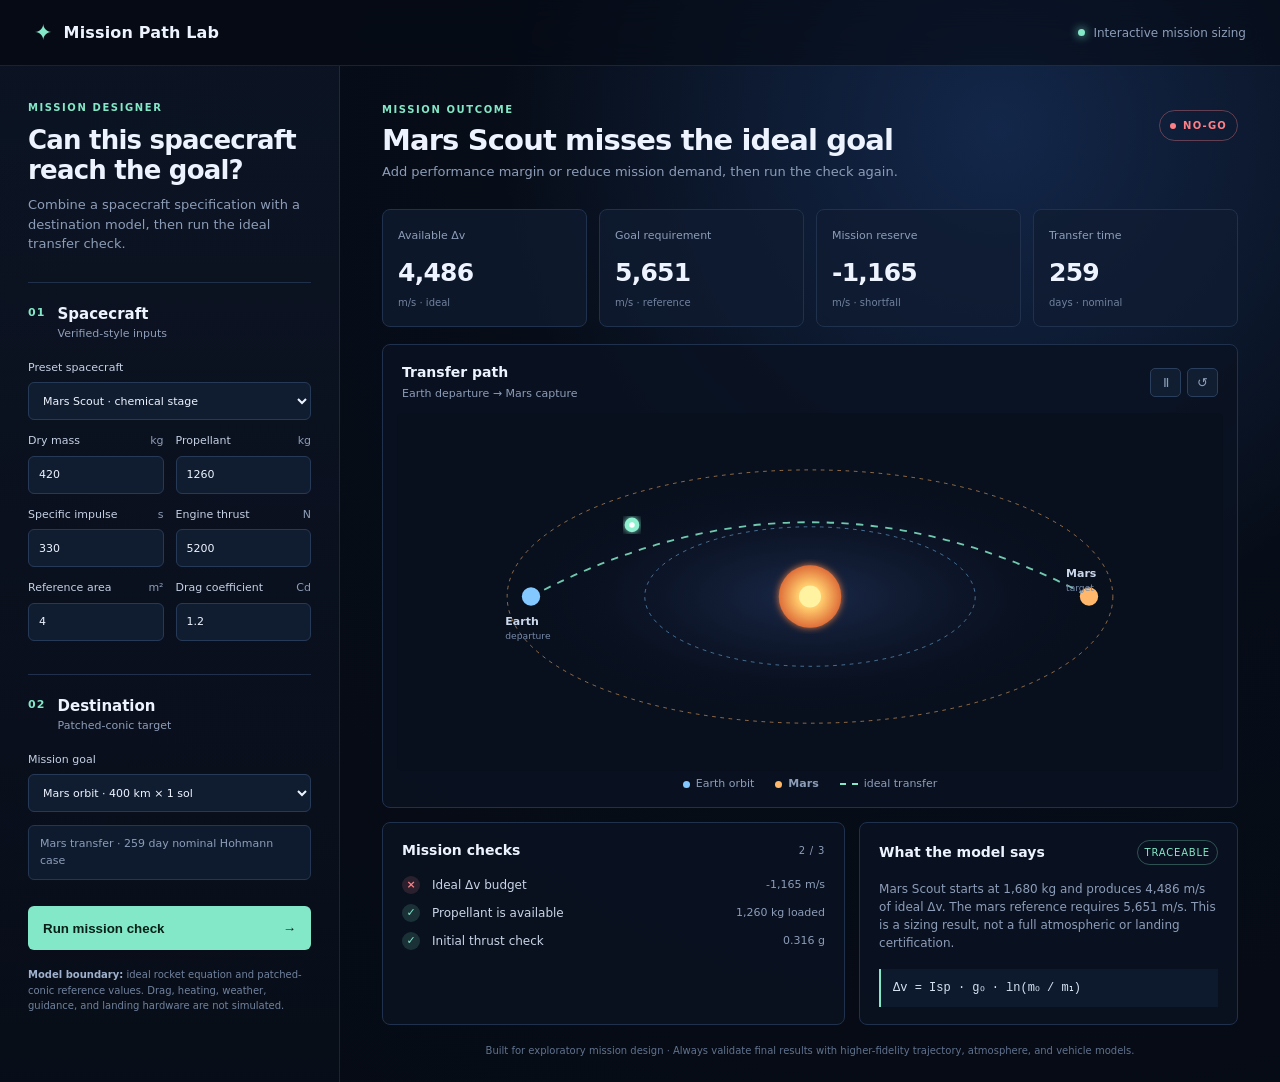
<file: index.html>
<!doctype html>
<html lang="en">
<head>
  <meta charset="utf-8">
  <meta name="viewport" content="width=device-width, initial-scale=1">
  <title>Mission Path Lab</title>
  <link rel="stylesheet" href="styles.css">
</head>
<body>
  <div class="app-shell">
    <header class="topbar">
      <div class="brand"><span class="brand-mark">✦</span><span>Mission Path Lab</span></div>
      <div class="topbar-meta"><span class="live-dot"></span> Interactive mission sizing</div>
    </header>

    <main class="layout">
      <aside class="control-panel" aria-label="Mission inputs">
        <div class="eyebrow">MISSION DESIGNER</div>
        <h1>Can this spacecraft reach the goal?</h1>
        <p class="intro">Combine a spacecraft specification with a destination model, then run the ideal transfer check.</p>

        <section class="input-section">
          <div class="section-heading"><span class="step-number">01</span><div><h2>Spacecraft</h2><p>Verified-style inputs</p></div></div>
          <label>Preset spacecraft<select id="craftPreset" class="select-control"><option value="custom">Custom spacecraft</option><option value="marsScout" selected>Mars Scout · chemical stage</option><option value="next">NEXT · electric propulsion</option><option value="nstar">NSTAR · electric propulsion</option><option value="bpt">BPT-4000 · Hall thruster</option></select></label>
          <div class="field-grid">
            <label>Dry mass <span>kg</span><input id="dryMass" type="number" min="1" step="1" value="420"></label>
            <label>Propellant <span>kg</span><input id="propMass" type="number" min="0" step="1" value="1260"></label>
            <label>Specific impulse <span>s</span><input id="isp" type="number" min="1" step="1" value="330"></label>
            <label>Engine thrust <span>N</span><input id="thrust" type="number" min="0" step="0.001" value="5200"></label>
          </div>
          <div class="field-grid secondary-fields">
            <label>Reference area <span>m²</span><input id="area" type="number" min="0" step="0.1" value="4"></label>
            <label>Drag coefficient <span>Cd</span><input id="cd" type="number" min="0" step="0.01" value="1.2"></label>
          </div>
        </section>

        <section class="input-section">
          <div class="section-heading"><span class="step-number">02</span><div><h2>Destination</h2><p>Patched-conic target</p></div></div>
          <label>Mission goal<select id="destination" class="select-control"><option value="leo">Earth orbit · 400 km</option><option value="moon">Moon orbit · 100 km</option><option value="mars" selected>Mars orbit · 400 km × 1 sol</option><option value="marsLanding">Mars surface · entry estimate</option></select></label>
          <div class="destination-note" id="destinationNote">Mars transfer · 259 day nominal Hohmann case</div>
        </section>

        <button id="runBtn" class="run-button" type="button"><span>Run mission check</span><span>→</span></button>
        <p class="model-note"><strong>Model boundary:</strong> ideal rocket equation and patched-conic reference values. Drag, heating, weather, guidance, and landing hardware are not simulated.</p>
      </aside>

      <section class="workspace" aria-label="Mission result">
        <div class="workspace-head"><div><div class="eyebrow">MISSION OUTCOME</div><h2 id="resultTitle">Mars Scout is ready for review</h2><p id="resultSubtitle">Tune the inputs, then run the mission check to validate the transfer budget.</p></div><div class="status-pill" id="statusPill"><span></span><b>READY</b></div></div>

        <div class="metrics-grid">
          <article class="metric-card"><span>Available Δv</span><strong id="availableDv">4,936</strong><em>m/s · ideal</em></article>
          <article class="metric-card"><span>Goal requirement</span><strong id="requiredDv">5,651</strong><em>m/s · reference</em></article>
          <article class="metric-card"><span>Mission reserve</span><strong id="reserveDv">−715</strong><em id="reserveLabel">m/s · shortfall</em></article>
          <article class="metric-card"><span>Transfer time</span><strong id="transferTime">259</strong><em id="transferUnit">days · nominal</em></article>
        </div>

        <section class="visual-card">
          <div class="visual-head"><div><h3>Transfer path</h3><p id="pathCaption">Earth departure → Mars capture</p></div><div class="animation-controls"><button class="icon-button" id="pauseBtn" type="button" aria-label="Pause animation">Ⅱ</button><button class="icon-button" id="resetBtn" type="button" aria-label="Reset animation">↺</button></div></div>
          <div class="orbit-stage"><svg id="orbitSvg" viewBox="0 0 900 390" role="img" aria-labelledby="orbitTitle orbitDesc"><title id="orbitTitle">Animated interplanetary transfer path</title><desc id="orbitDesc">A spacecraft travels from the blue origin orbit to the selected destination orbit.</desc><defs><radialGradient id="spaceGlow"><stop offset="0" stop-color="#3d5a9d" stop-opacity=".35"/><stop offset="1" stop-color="#08101f" stop-opacity="0"/></radialGradient><radialGradient id="sunGradient"><stop offset="0" stop-color="#fff5b2"/><stop offset=".4" stop-color="#ffc96b"/><stop offset="1" stop-color="#de6e39"/></radialGradient><filter id="glow"><feGaussianBlur stdDeviation="4" result="b"/><feMerge><feMergeNode in="b"/><feMergeNode in="SourceGraphic"/></feMerge></filter></defs><rect width="900" height="390" fill="#080f1d"/><ellipse cx="450" cy="200" rx="330" ry="138" fill="url(#spaceGlow)"/><g id="orbitRings"></g><path id="transferArc" class="transfer-arc" d="M 146 200 Q 450 38 754 200"/><circle cx="450" cy="200" r="34" fill="url(#sunGradient)" filter="url(#glow)"/><circle cx="450" cy="200" r="12" fill="#fff2a1"/><g id="bodies"></g><g id="craftMarker"><circle r="8" fill="#8ff0d0" filter="url(#glow)"/><circle r="3" fill="#fff"/></g></svg><div class="stage-legend"><span><i class="legend-dot origin"></i> Earth orbit</span><span><i class="legend-dot destination"></i><b id="legendDestination">Mars</b></span><span><i class="legend-line"></i> ideal transfer</span></div></div>
        </section>

        <section class="analysis-grid">
          <article class="analysis-card"><div class="card-title"><h3>Mission checks</h3><span id="checkCount">2 / 3</span></div><div class="check-list" id="checkList"></div></article>
          <article class="analysis-card"><div class="card-title"><h3>What the model says</h3><span class="badge">TRACEABLE</span></div><p id="modelSummary">This run uses the ideal rocket equation with your spacecraft masses and specific impulse. The transfer target comes from a patched-conic reference case.</p><div class="formula">Δv = Isp · g₀ · ln(m₀ / m₁)</div></article>
        </section>
        <footer class="footer-note">Built for exploratory mission design · Always validate final results with higher-fidelity trajectory, atmosphere, and vehicle models.</footer>
      </section>
    </main>
  </div>
  <script src="app.js"></script>
</body>
</html>
</file>
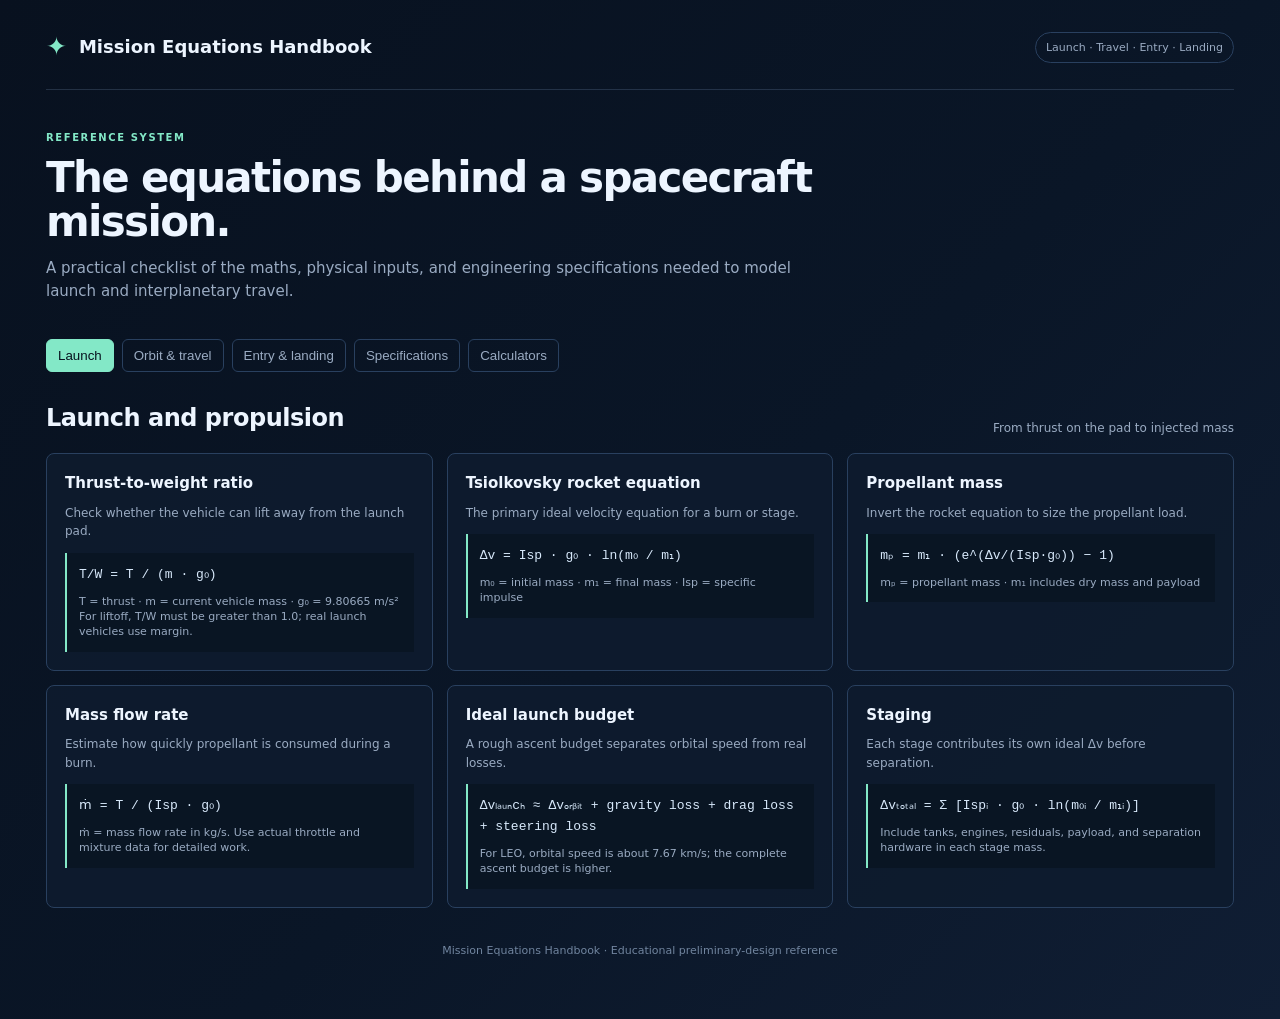
<file: mission-equations.html>
<!doctype html>
<html lang="en">
<head>
  <meta charset="utf-8">
  <meta name="viewport" content="width=device-width, initial-scale=1">
  <title>Mission Equations Handbook</title>
  <style>
    :root{--bg:#08111f;--panel:#0e1b2e;--panel2:#12243b;--line:#29405f;--text:#edf5ff;--muted:#9aabc2;--cyan:#83c9ff;--mint:#83e8c7;--orange:#ffb86b;--red:#ff8d98;--yellow:#ffe18a}*{box-sizing:border-box}body{margin:0;background:linear-gradient(135deg,#08111f,#0a1627 55%,#101e34);color:var(--text);font:14px/1.55 Inter,system-ui,sans-serif}.wrap{max-width:1240px;margin:auto;padding:28px 26px 60px}.top{display:flex;justify-content:space-between;align-items:center;gap:20px;border-bottom:1px solid rgba(154,190,231,.18);padding-bottom:22px}.brand{display:flex;align-items:center;gap:12px;font-weight:700;font-size:18px}.brand b{color:var(--mint);font-size:25px}.tag{font-size:11px;color:var(--muted);border:1px solid var(--line);border-radius:99px;padding:6px 10px}.hero{padding:40px 0 28px;max-width:780px}.eyebrow{color:var(--mint);letter-spacing:.16em;font-size:10px;font-weight:700}.hero h1{font-size:42px;line-height:1.04;letter-spacing:-.04em;margin:11px 0 13px}.hero p{color:var(--muted);font-size:15px;margin:0}.nav{display:flex;gap:8px;flex-wrap:wrap;margin:8px 0 28px}.nav button{background:transparent;color:var(--muted);border:1px solid var(--line);border-radius:6px;padding:8px 11px;cursor:pointer}.nav button.active,.nav button:hover{color:#07131f;background:var(--mint);border-color:var(--mint)}.section{display:none}.section.active{display:block}.section-title{display:flex;justify-content:space-between;gap:15px;align-items:end;margin:0 0 16px}.section h2{font-size:24px;letter-spacing:-.02em;margin:0}.section-title p{color:var(--muted);font-size:12px;margin:0}.grid{display:grid;grid-template-columns:repeat(3,1fr);gap:14px}.card{background:rgba(14,27,46,.9);border:1px solid var(--line);border-radius:8px;padding:18px}.card h3{font-size:15px;margin:0 0 8px}.card p{color:var(--muted);font-size:12px;margin:0 0 12px}.formula{background:#091523;border-left:2px solid var(--mint);padding:12px;font:13px/1.6 ui-monospace,Consolas,monospace;color:#d8e9fb;overflow:auto}.formula small{display:block;color:var(--muted);font:11px/1.4 Inter,system-ui,sans-serif;margin-top:8px}.spec-table{width:100%;border-collapse:collapse;font-size:12px}.spec-table th,.spec-table td{text-align:left;padding:10px;border-bottom:1px solid rgba(154,190,231,.12);vertical-align:top}.spec-table th{color:var(--muted);font-weight:500}.spec-table td:first-child{color:var(--cyan);font-weight:600}.calculator{display:grid;grid-template-columns:1fr 1fr;gap:16px}.field{margin-bottom:12px}.field label{display:flex;justify-content:space-between;color:#c9d8eb;font-size:11px}.field label span{color:var(--muted)}input,select{width:100%;height:38px;margin-top:5px;background:#102139;border:1px solid #345171;border-radius:5px;color:var(--text);padding:0 10px;font:inherit}.result{background:#0a1728;border:1px solid #31516e;border-radius:7px;padding:15px}.result strong{display:block;font-size:29px;color:var(--mint);margin:5px 0}.result span{color:var(--muted);font-size:11px}.checklist{display:grid;grid-template-columns:repeat(2,1fr);gap:10px;margin-top:16px}.check{border:1px solid var(--line);border-radius:6px;padding:12px;background:rgba(12,25,43,.7)}.check b{display:block;color:var(--orange);font-size:12px;margin-bottom:3px}.check span{color:var(--muted);font-size:11px}.note{color:var(--muted);font-size:11px;border-left:2px solid var(--orange);padding-left:10px;margin-top:17px}.footer{color:#71859f;font-size:11px;text-align:center;margin-top:34px}@media(max-width:850px){.grid,.calculator{grid-template-columns:1fr 1fr}}@media(max-width:600px){.wrap{padding:20px 15px 45px}.top{align-items:flex-start;flex-direction:column}.hero h1{font-size:34px}.grid,.calculator,.checklist{grid-template-columns:1fr}.section-title{display:block}.section-title p{margin-top:5px}}
  </style>
</head>
<body>
<div class="wrap">
  <header class="top"><div class="brand"><b>✦</b> Mission Equations Handbook</div><div class="tag">Launch · Travel · Entry · Landing</div></header>
  <section class="hero"><div class="eyebrow">REFERENCE SYSTEM</div><h1>The equations behind a spacecraft mission.</h1><p>A practical checklist of the maths, physical inputs, and engineering specifications needed to model launch and interplanetary travel.</p></section>
  <nav class="nav" aria-label="Handbook sections"><button class="active" data-tab="launch">Launch</button><button data-tab="orbit">Orbit & travel</button><button data-tab="atmosphere">Entry & landing</button><button data-tab="specs">Specifications</button><button data-tab="calculators">Calculators</button></nav>

  <main>
    <section id="launch" class="section active"><div class="section-title"><h2>Launch and propulsion</h2><p>From thrust on the pad to injected mass</p></div><div class="grid">
      <article class="card"><h3>Thrust-to-weight ratio</h3><p>Check whether the vehicle can lift away from the launch pad.</p><div class="formula">T/W = T / (m · g₀)<small>T = thrust · m = current vehicle mass · g₀ = 9.80665 m/s²<br>For liftoff, T/W must be greater than 1.0; real launch vehicles use margin.</small></div></article>
      <article class="card"><h3>Tsiolkovsky rocket equation</h3><p>The primary ideal velocity equation for a burn or stage.</p><div class="formula">Δv = Isp · g₀ · ln(m₀ / m₁)<small>m₀ = initial mass · m₁ = final mass · Isp = specific impulse</small></div></article>
      <article class="card"><h3>Propellant mass</h3><p>Invert the rocket equation to size the propellant load.</p><div class="formula">mₚ = m₁ · (e^(Δv/(Isp·g₀)) − 1)<small>mₚ = propellant mass · m₁ includes dry mass and payload</small></div></article>
      <article class="card"><h3>Mass flow rate</h3><p>Estimate how quickly propellant is consumed during a burn.</p><div class="formula">ṁ = T / (Isp · g₀)<small>ṁ = mass flow rate in kg/s. Use actual throttle and mixture data for detailed work.</small></div></article>
      <article class="card"><h3>Ideal launch budget</h3><p>A rough ascent budget separates orbital speed from real losses.</p><div class="formula">Δvₗₐᵤₙcₕ ≈ Δvₒᵣᵦᵢₜ + gravity loss + drag loss + steering loss<small>For LEO, orbital speed is about 7.67 km/s; the complete ascent budget is higher.</small></div></article>
      <article class="card"><h3>Staging</h3><p>Each stage contributes its own ideal Δv before separation.</p><div class="formula">Δvₜₒₜₐₗ = Σ [Ispᵢ · g₀ · ln(m₀ᵢ / m₁ᵢ)]<small>Include tanks, engines, residuals, payload, and separation hardware in each stage mass.</small></div></article>
    </div></section>

    <section id="orbit" class="section"><div class="section-title"><h2>Orbit and interplanetary travel</h2><p>Reference equations for transfer design</p></div><div class="grid">
      <article class="card"><h3>Circular orbital velocity</h3><div class="formula">v꜀ = √(μ / r)<small>μ = GM of the central body · r = distance from its centre</small></div></article>
      <article class="card"><h3>Escape velocity</h3><div class="formula">vₑₛ꜀ = √(2μ / r)<small>For a body with atmosphere, this is not the same as a practical ascent requirement.</small></div></article>
      <article class="card"><h3>Vis-viva equation</h3><div class="formula">v² = μ · (2/r − 1/a)<small>a = semi-major axis of the spacecraft orbit</small></div></article>
      <article class="card"><h3>Hohmann transfer</h3><div class="formula">aₜ = (r₁+r₂)/2<br>Δv₁ = √(μ/r₁) · (√(2r₂/(r₁+r₂)) − 1)<br>Δv₂ = √(μ/r₂) · (1 − √(2r₁/(r₁+r₂)))<small>Assumes circular, coplanar orbits and impulsive burns.</small></div></article>
      <article class="card"><h3>Transfer time</h3><div class="formula">t = π · √(aₜ³ / μ)<small>For a half-ellipse Hohmann transfer. Real missions may use higher-energy, lower-energy, or gravity-assist trajectories.</small></div></article>
      <article class="card"><h3>Hyperbolic excess and C3</h3><div class="formula">v∞ = √(v² − vₑₛ꜀²)<br>C3 = v∞²<small>C3 is the characteristic energy used to describe departure from a planetary sphere of influence.</small></div></article>
      <article class="card"><h3>Plane change</h3><div class="formula">Δv = 2v · sin(Δi / 2)<small>Perform plane changes where orbital velocity is low whenever possible.</small></div></article>
      <article class="card"><h3>Patched-conic approximation</h3><div class="formula">Δvₜₒₜₐₗ ≈ departure + heliocentric transfer + arrival/capture<small>Useful for preliminary design; replace with ephemerides and numerical propagation for final analysis.</small></div></article>
      <article class="card"><h3>Communication delay</h3><div class="formula">tₗᵢₙₖ = d / c<small>d = spacecraft distance · c = 299,792,458 m/s. Mars one-way delay varies with planetary geometry.</small></div></article>
    </div></section>

    <section id="atmosphere" class="section"><div class="section-title"><h2>Atmospheric entry and landing</h2><p>Use these with a real atmosphere and aerodynamic model</p></div><div class="grid">
      <article class="card"><h3>Exponential density model</h3><div class="formula">ρ(h) = ρ₀ · e^(−h/H)<small>ρ₀ = reference density · H = scale height · h = altitude. This is a rough model, not a weather forecast.</small></div></article>
      <article class="card"><h3>Atmospheric drag</h3><div class="formula">D = ½ · ρ · v² · Cᴅ · A<small>Cd = drag coefficient · A = reference area · v must be relative to the atmosphere.</small></div></article>
      <article class="card"><h3>Ballistic coefficient</h3><div class="formula">β = m / (Cᴅ · A)<small>High β vehicles decelerate deeper in an atmosphere; low β vehicles experience more gradual deceleration.</small></div></article>
      <article class="card"><h3>Dynamic pressure</h3><div class="formula">q = ½ · ρ · v²<small>Peak dynamic pressure, or Max Q, is a major structural and aerodynamic design constraint.</small></div></article>
      <article class="card"><h3>Lift and lift-to-drag ratio</h3><div class="formula">L = ½ · ρ · v² · Cᴸ · A<br>L/D = Cᴸ / Cᴅ<small>Bank angle, attitude, and changing coefficients determine how much the vehicle can steer.</small></div></article>
      <article class="card"><h3>Powered descent</h3><div class="formula">T − mg − D = m · a<small>For landing, add engine throttle limits, propellant reserves, terrain height, guidance, and touchdown velocity constraints.</small></div></article>
    </div><p class="note">Mars-specific minimum inputs: pressure and density versus altitude, seasonal temperature, winds, vehicle area, Cd/Cl tables, heat-shield limits, parachute data, engine thrust curve, landing-site elevation, and terrain slope.</p></section>

    <section id="specs" class="section"><div class="section-title"><h2>Required specifications</h2><p>Minimum data needed to turn equations into a simulation</p></div><div class="card"><table class="spec-table"><thead><tr><th>System</th><th>Required specification</th><th>Why it matters</th></tr></thead><tbody>
      <tr><td>Spacecraft mass</td><td>Dry mass, payload mass, propellant mass, residuals, stage masses</td><td>Determines mass ratio, Δv, acceleration, and propellant reserve.</td></tr>
      <tr><td>Propulsion</td><td>Thrust, vacuum/sea-level Isp, throttle range, burn time, mixture ratio, mass flow</td><td>Determines Δv, burn duration, acceleration, and staging.</td></tr>
      <tr><td>Geometry</td><td>Reference area, Cd, Cl, dimensions, attitude limits, heat-shield area</td><td>Needed for drag, lift, heating, and entry dynamics.</td></tr>
      <tr><td>Launch vehicle</td><td>Stage inert mass, propellant capacity, thrust curve, Isp curve, fairing volume, payload limit</td><td>Determines whether the spacecraft can reach the required injection orbit.</td></tr>
      <tr><td>Destination</td><td>GM, radius, atmosphere, rotation, orbital elements, target orbit or landing altitude</td><td>Defines transfer energy, capture, entry, and surface conditions.</td></tr>
      <tr><td>Trajectory</td><td>Epoch, state vector or orbital elements, launch azimuth, burn timing, guidance model</td><td>Turns a reference path into a time-dependent trajectory.</td></tr>
      <tr><td>Communications</td><td>Frequency, transmit power, antenna gain, ground G/T, coding, link margin</td><td>Determines whether the spacecraft can return data at the destination.</td></tr>
      <tr><td>Landing</td><td>Parachute size, heat shield, lift-to-drag, powered-descent thrust, terrain, touchdown limits</td><td>Needed to decide whether “reaching Mars” also means landing safely.</td></tr>
    </tbody></table></div><div class="checklist"><div class="check"><b>Verified inputs</b><span>Use JPL/NASA/NIST or another cited authoritative source.</span></div><div class="check"><b>Derived values</b><span>Label calculations separately from measured or published values.</span></div><div class="check"><b>Uncertainty</b><span>Carry tolerances for mass, Isp, atmosphere, and navigation.</span></div><div class="check"><b>Validation</b><span>Compare against a known mission or independent tool.</span></div></div></section>

    <section id="calculators" class="section"><div class="section-title"><h2>Quick calculators</h2><p>Small checks for early design iterations</p></div><div class="calculator"><article class="card"><h3>Rocket equation</h3><div class="field"><label>Dry + payload mass <span>kg</span></label><input id="massFinal" type="number" value="420" min="1"></div><div class="field"><label>Propellant mass <span>kg</span></label><input id="massProp" type="number" value="1260" min="0"></div><div class="field"><label>Specific impulse <span>s</span></label><input id="massIsp" type="number" value="330" min="1"></div><div class="result"><span>Ideal available Δv</span><strong id="dvResult">4,936 m/s</strong><span id="ratioResult">Mass ratio 4.00</span></div></article><article class="card"><h3>Hohmann transfer</h3><div class="field"><label>Central body μ <span>km³/s²</span></label><input id="mu" type="number" value="398600.4418"></div><div class="field"><label>Initial radius <span>km</span></label><input id="r1" type="number" value="6778.137"></div><div class="field"><label>Final radius <span>km</span></label><input id="r2" type="number" value="42164"></div><div class="result"><span>Transfer Δv / time</span><strong id="hohmannResult">3.86 km/s</strong><span id="timeResult">5.29 hours</span></div></article></div><p class="note">These calculators assume ideal, circular, coplanar, impulsive transfers. Add gravity, drag, steering, navigation, and reserve margins for engineering design.</p></section>
  </main>
  <footer class="footer">Mission Equations Handbook · Educational preliminary-design reference</footer>
</div>
<script>
const tabs=[...document.querySelectorAll('.nav button')],sections=[...document.querySelectorAll('.section')];tabs.forEach(btn=>btn.addEventListener('click',()=>{tabs.forEach(x=>x.classList.toggle('active',x===btn));sections.forEach(x=>x.classList.toggle('active',x.id===btn.dataset.tab))}));
const $=id=>document.getElementById(id),g0=9.80665;function n(id){return Number($(id).value)||0}function calcRocket(){const dry=n('massFinal'),p=n('massProp'),isp=n('massIsp'),ratio=(dry+p)/dry,dv=isp*g0*Math.log(ratio);$('dvResult').textContent=`${Math.round(dv).toLocaleString()} m/s`;$('ratioResult').textContent=`Mass ratio ${ratio.toFixed(2)}`}function calcHohmann(){const mu=n('mu'),r1=n('r1'),r2=n('r2'),a=(r1+r2)/2,v1=Math.sqrt(mu/r1),v2=Math.sqrt(mu/r2),dv1=v1*(Math.sqrt(2*r2/(r1+r2))-1),dv2=v2*(1-Math.sqrt(2*r1/(r1+r2))),time=Math.PI*Math.sqrt(a**3/mu);$('hohmannResult').textContent=`${(dv1+dv2).toFixed(2)} km/s`;$('timeResult').textContent=`${(time/3600).toFixed(2)} hours`}['massFinal','massProp','massIsp'].forEach(id=>$(id).addEventListener('input',calcRocket));['mu','r1','r2'].forEach(id=>$(id).addEventListener('input',calcHohmann));calcRocket();calcHohmann();
</script>
</body>
</html>
</file>
<file: styles.css>
:root{--bg:#070d18;--panel:#0c1424;--panel-2:#111c30;--line:#20304a;--text:#eef4ff;--muted:#8d9db8;--mint:#83e8c7;--cyan:#83c9ff;--orange:#ffb86b;--red:#ff7f87;--yellow:#ffe18a}*{box-sizing:border-box}body{margin:0;background:radial-gradient(circle at 78% 12%,#13274a 0,#070d18 36%,#050a13 100%);color:var(--text);font:14px/1.5 Inter,ui-sans-serif,system-ui,-apple-system,BlinkMacSystemFont,"Segoe UI",sans-serif;min-height:100vh}.app-shell{min-height:100vh}.topbar{height:66px;border-bottom:1px solid rgba(143,174,216,.15);display:flex;align-items:center;justify-content:space-between;padding:0 34px;background:rgba(5,11,21,.6);backdrop-filter:blur(14px)}.brand{font-weight:600;letter-spacing:.01em;display:flex;align-items:center;gap:11px;font-size:16px}.brand-mark{color:var(--mint);font-size:22px}.topbar-meta{color:var(--muted);font-size:12px;display:flex;align-items:center;gap:8px}.live-dot{width:7px;height:7px;border-radius:50%;background:var(--mint);box-shadow:0 0 10px var(--mint)}.layout{display:grid;grid-template-columns:340px minmax(0,1fr);min-height:calc(100vh - 66px)}.control-panel{padding:34px 28px;border-right:1px solid rgba(143,174,216,.14);background:linear-gradient(180deg,rgba(12,20,36,.92),rgba(8,14,25,.84))}.eyebrow{font-size:10px;letter-spacing:.16em;color:var(--mint);font-weight:700}.control-panel h1{font-size:26px;line-height:1.14;letter-spacing:-.03em;margin:11px 0 10px}.intro{color:var(--muted);font-size:13px;margin:0 0 28px}.input-section{border-top:1px solid var(--line);padding-top:20px;margin-top:20px}.section-heading{display:flex;gap:12px;align-items:flex-start;margin-bottom:17px}.step-number{color:var(--mint);font-size:11px;font-weight:700;letter-spacing:.1em;padding-top:2px}.section-heading h2{font-size:15px;margin:0 0 1px}.section-heading p{margin:0;color:var(--muted);font-size:11px}.control-panel label{display:block;color:#c4d0e4;font-size:11px;margin-bottom:13px}.control-panel label>span{color:var(--muted);float:right}.field-grid{display:grid;grid-template-columns:1fr 1fr;gap:0 12px}.select-control,.control-panel input{display:block;width:100%;height:38px;margin-top:6px;padding:0 10px;border:1px solid #263a58;border-radius:6px;background:#101d31;color:var(--text);font:inherit;outline:none}.select-control:focus,.control-panel input:focus{border-color:var(--mint);box-shadow:0 0 0 2px rgba(131,232,199,.14)}.destination-note{border:1px solid #243651;background:#0e1b2f;padding:10px 11px;border-radius:6px;color:var(--muted);font-size:11px}.run-button{width:100%;height:44px;margin-top:26px;border:0;border-radius:6px;background:var(--mint);color:#062018;font-weight:700;display:flex;align-items:center;justify-content:space-between;padding:0 15px;cursor:pointer;transition:transform .15s,filter .15s}.run-button:hover{filter:brightness(1.08);transform:translateY(-1px)}.model-note{color:#71829e;font-size:10px;margin:17px 0 0;line-height:1.55}.model-note strong{color:#9fb1cc}.workspace{padding:36px 42px 24px;max-width:1250px;width:100%;margin:0 auto}.workspace-head{display:flex;justify-content:space-between;gap:20px;align-items:flex-start}.workspace-head h2{font-size:29px;letter-spacing:-.03em;line-height:1.15;margin:7px 0 5px}.workspace-head p{color:var(--muted);margin:0;font-size:13px}.status-pill{margin-top:8px;border:1px solid rgba(131,232,199,.35);color:var(--mint);padding:7px 10px;border-radius:999px;font-size:10px;letter-spacing:.12em;display:flex;gap:7px;align-items:center}.status-pill span{width:6px;height:6px;border-radius:50%;background:currentColor}.status-pill.fail{color:var(--red);border-color:rgba(255,127,135,.35)}.status-pill.warn{color:var(--yellow);border-color:rgba(255,225,138,.35)}.metrics-grid{display:grid;grid-template-columns:repeat(4,1fr);gap:12px;margin:27px 0 17px}.metric-card{background:rgba(15,28,49,.74);border:1px solid #1f314d;border-radius:8px;padding:14px 15px;min-height:105px}.metric-card span{color:var(--muted);font-size:11px}.metric-card strong{display:block;font-size:25px;letter-spacing:-.03em;margin:9px 0 0}.metric-card em{font-style:normal;color:#71829e;font-size:10px}.visual-card,.analysis-card{border:1px solid #1f314d;background:rgba(10,19,34,.84);border-radius:8px}.visual-head,.card-title{display:flex;align-items:center;justify-content:space-between;gap:12px}.visual-head{padding:17px 19px 0}.visual-head h3,.analysis-card h3{font-size:14px;margin:0}.visual-head p{font-size:11px;color:var(--muted);margin:3px 0 0}.animation-controls{display:flex;gap:6px}.icon-button{height:29px;min-width:31px;padding:0 8px;color:var(--muted);border:1px solid #2a3e5d;background:#111e32;border-radius:5px;cursor:pointer}.icon-button:hover{color:var(--text);border-color:#527093}.orbit-stage{padding:10px 14px 15px}.orbit-stage svg{width:100%;height:auto;display:block;border-radius:5px}.orbit-ring{fill:none;stroke:#334764;stroke-width:1}.origin-ring{stroke:rgba(131,201,255,.55);stroke-dasharray:4 5}.destination-ring{stroke:rgba(255,184,107,.6);stroke-dasharray:4 5}.body-label{fill:#cbd8eb;font-size:12px;font-weight:600}.body-sub{fill:#788ba9;font-size:10px}.transfer-arc{fill:none;stroke:var(--mint);stroke-width:2;stroke-dasharray:8 8;opacity:.85}.stage-legend{display:flex;justify-content:center;gap:21px;color:var(--muted);font-size:11px;padding-top:5px}.stage-legend span{display:flex;gap:6px;align-items:center}.legend-dot{width:7px;height:7px;border-radius:50%;display:inline-block}.legend-dot.origin{background:var(--cyan)}.legend-dot.destination{background:var(--orange)}.legend-line{width:18px;border-top:2px dashed var(--mint)}.analysis-grid{display:grid;grid-template-columns:1.1fr .9fr;gap:14px;margin-top:14px}.analysis-card{padding:17px 19px}.card-title{margin-bottom:15px}.card-title>span{font-size:10px;color:var(--muted);letter-spacing:.08em}.badge{color:var(--mint)!important;border:1px solid rgba(131,232,199,.3);padding:4px 7px;border-radius:99px}.check-list{display:grid;gap:10px}.check-row{display:grid;grid-template-columns:21px 1fr auto;align-items:center;gap:9px;color:#c9d5e7;font-size:12px}.check-icon{width:18px;height:18px;border-radius:50%;display:grid;place-items:center;font-size:11px;font-weight:700;background:rgba(131,232,199,.15);color:var(--mint)}.check-icon.fail{background:rgba(255,127,135,.14);color:var(--red)}.check-value{color:var(--muted);font-size:11px}.analysis-card p{color:var(--muted);font-size:12px;margin:0 0 17px}.formula{border-left:2px solid var(--mint);padding:10px 12px;background:#0d1a2d;color:#d6e4f4;font-family:ui-monospace,SFMono-Regular,Consolas,monospace;font-size:12px}.footer-note{color:#61728e;font-size:10px;text-align:center;margin-top:18px}@media(max-width:900px){.layout{grid-template-columns:1fr}.control-panel{border-right:0;border-bottom:1px solid rgba(143,174,216,.14)}.workspace{padding:28px 20px 22px}.topbar{padding:0 20px}.metrics-grid{grid-template-columns:repeat(2,1fr)}}@media(max-width:560px){.workspace-head{display:block}.status-pill{display:inline-flex;margin-top:15px}.metrics-grid,.analysis-grid{grid-template-columns:1fr}.control-panel{padding:27px 20px}.orbit-stage{padding:8px}.stage-legend{gap:10px;flex-wrap:wrap}.workspace-head h2{font-size:24px}}
</file>
